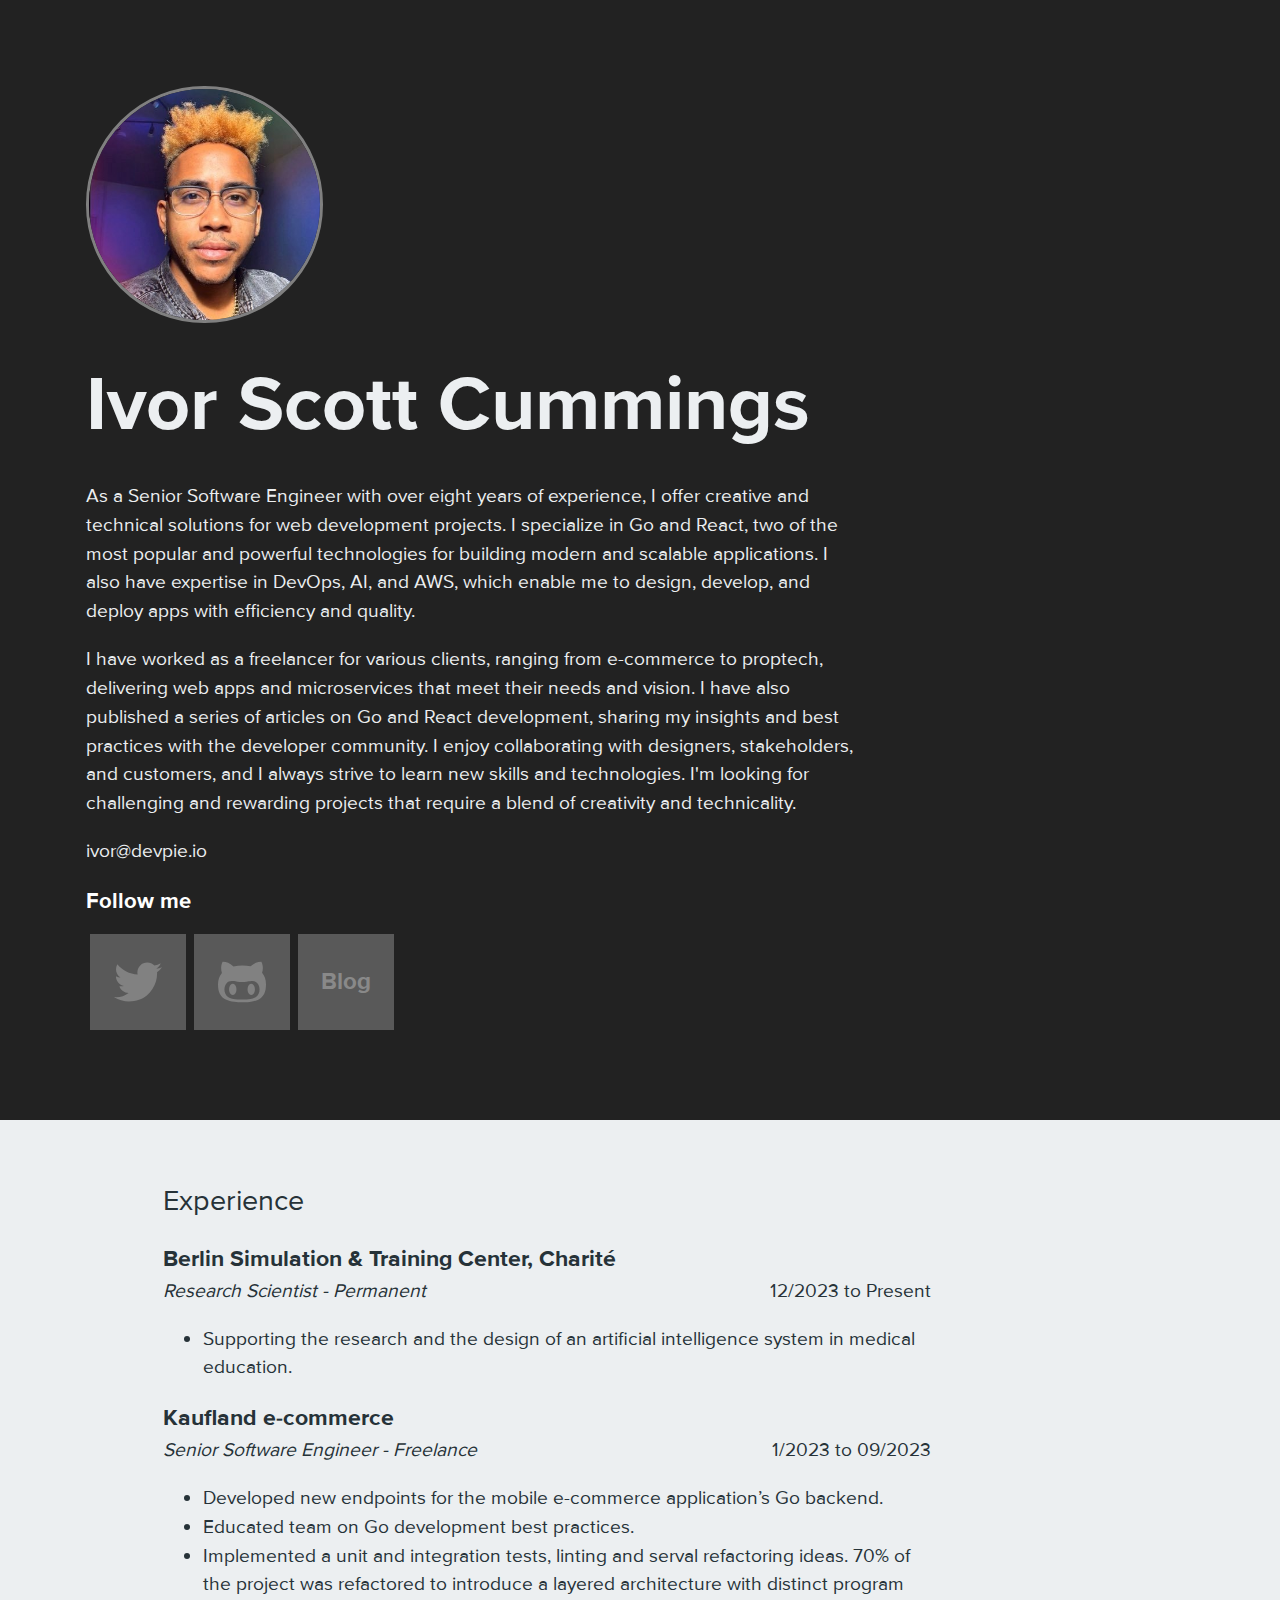
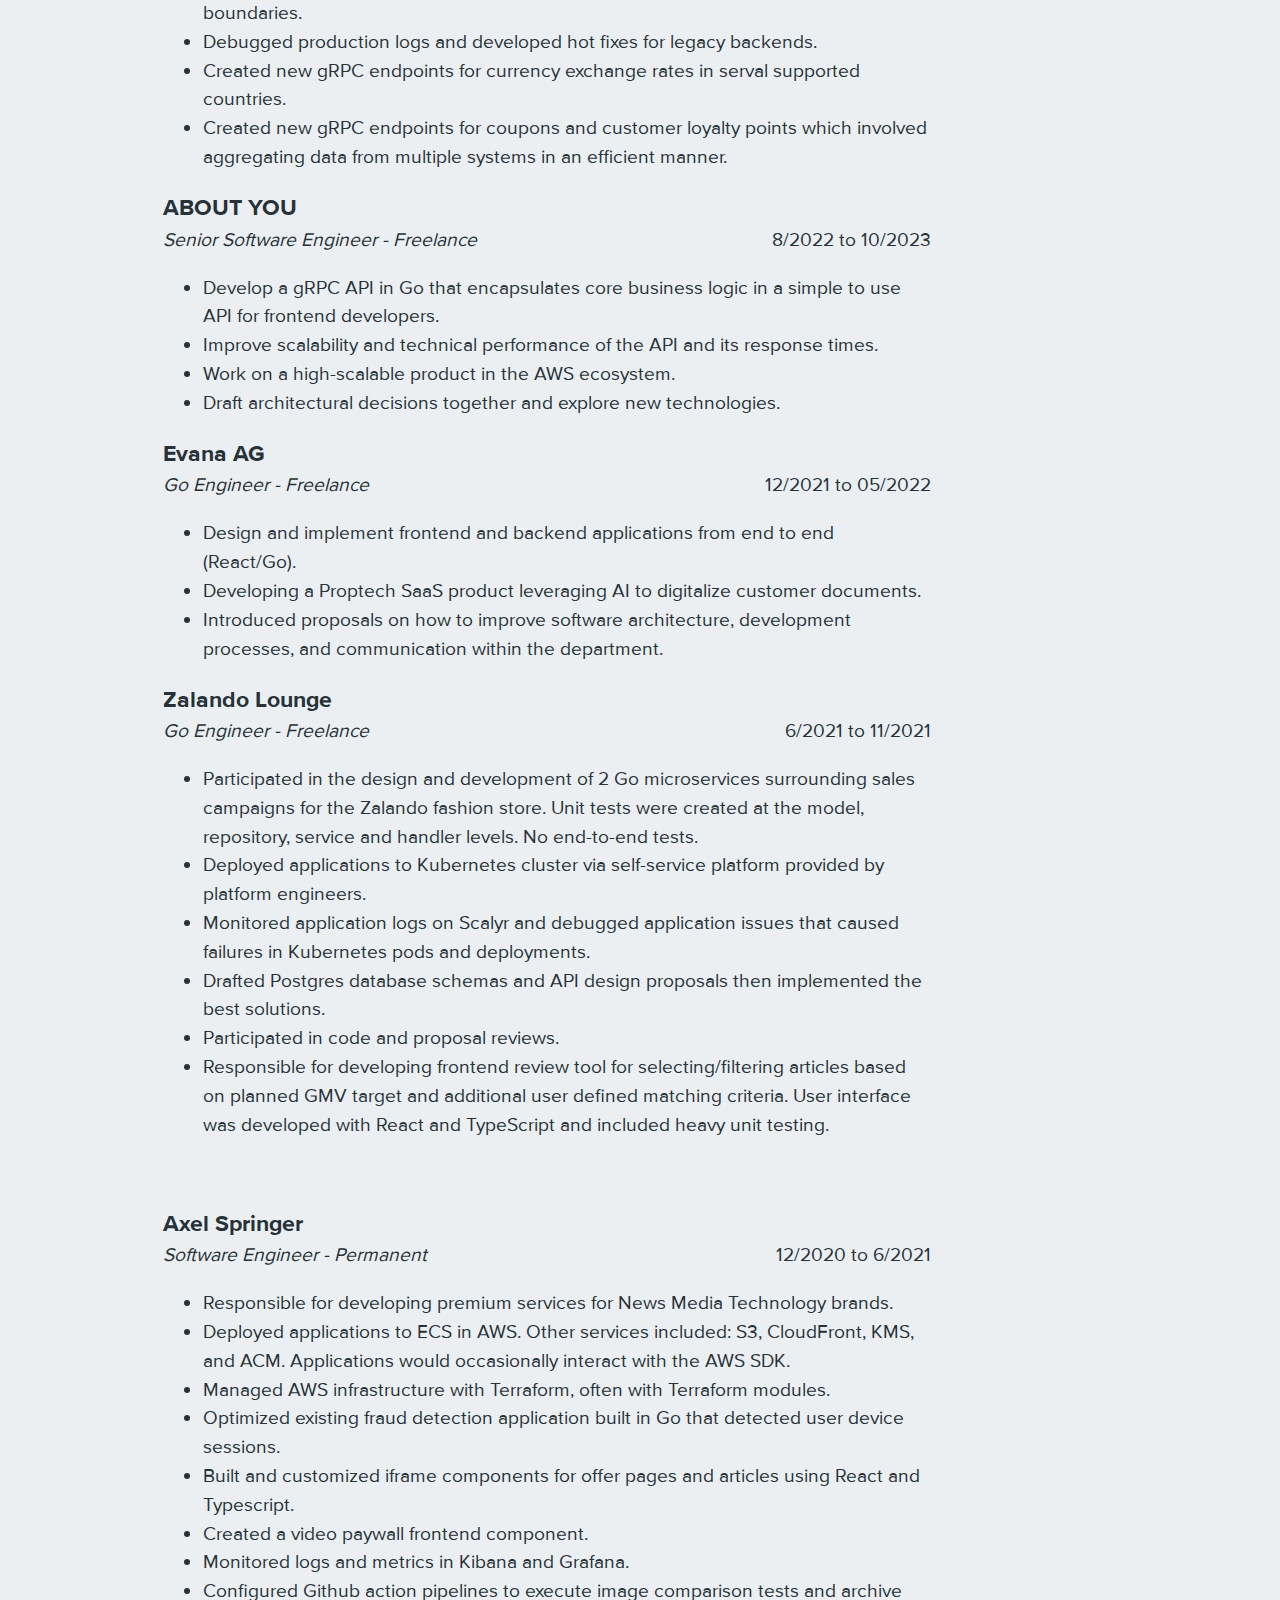
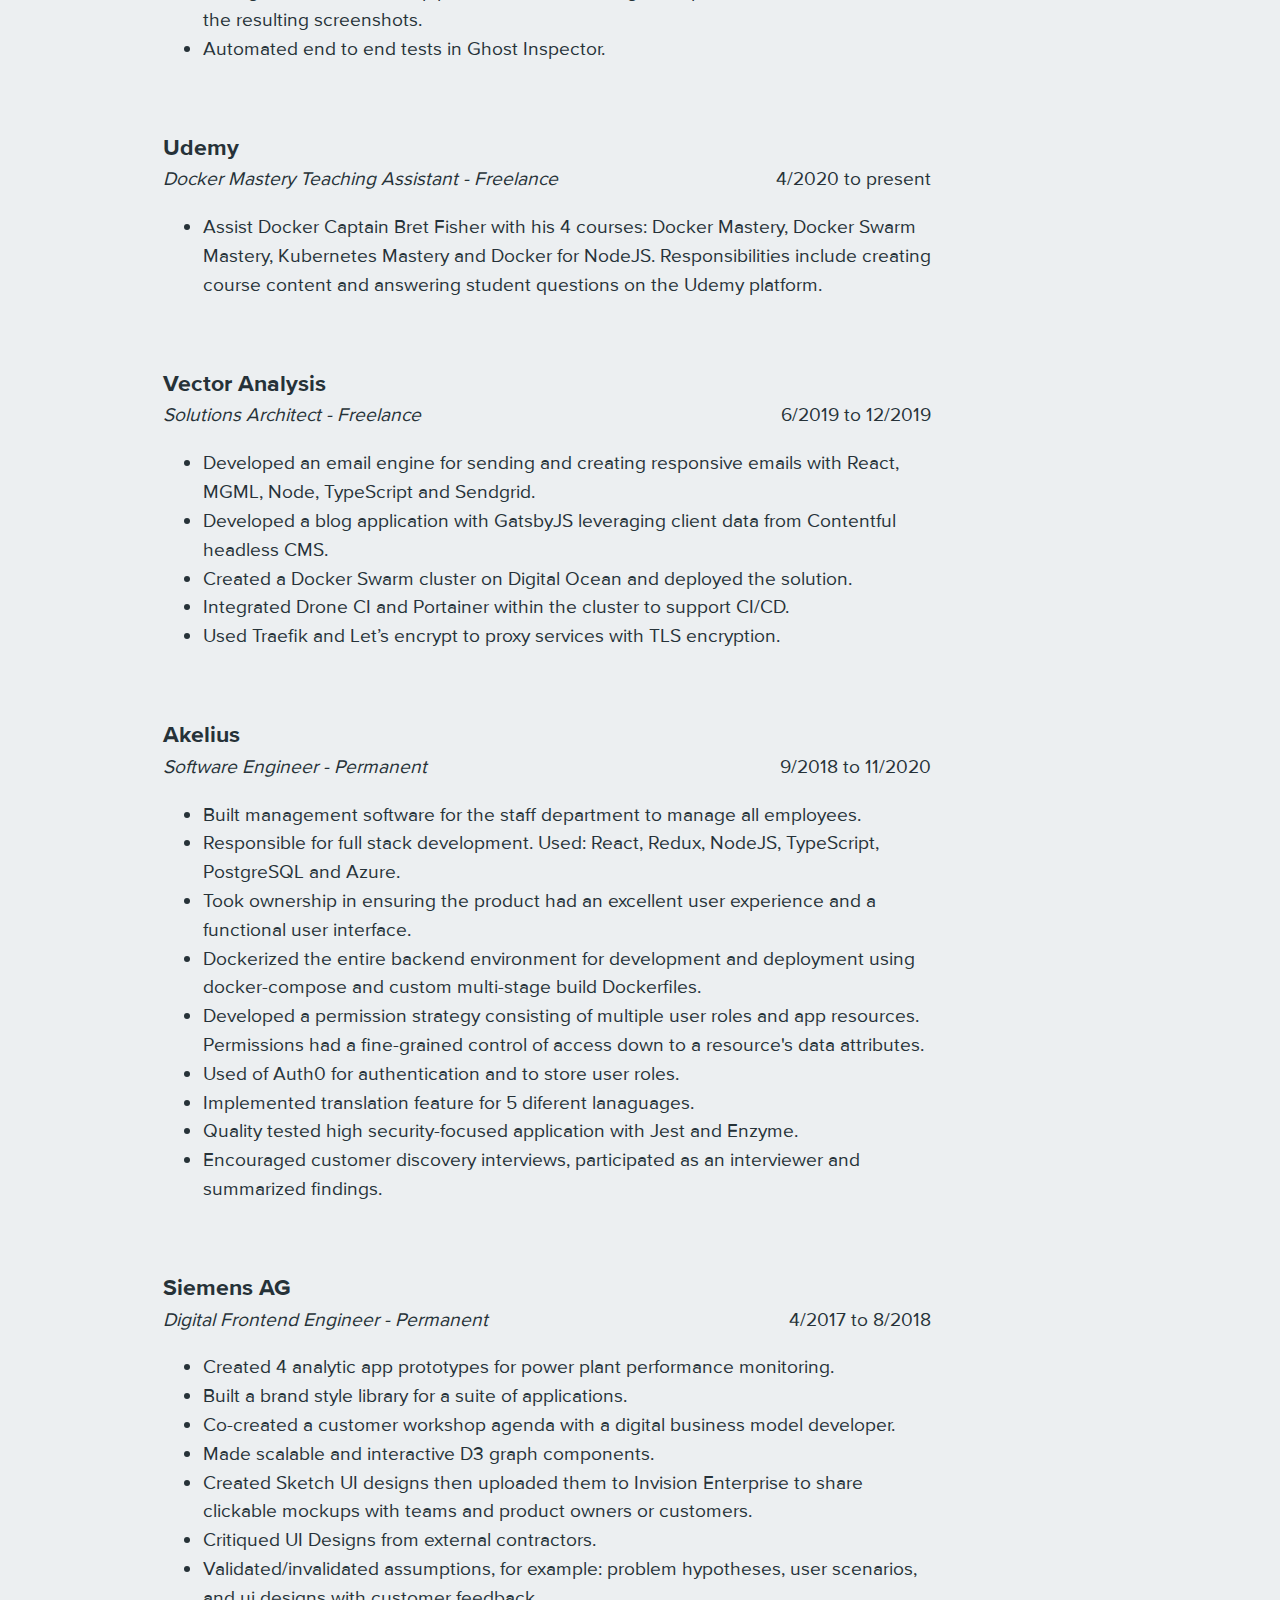
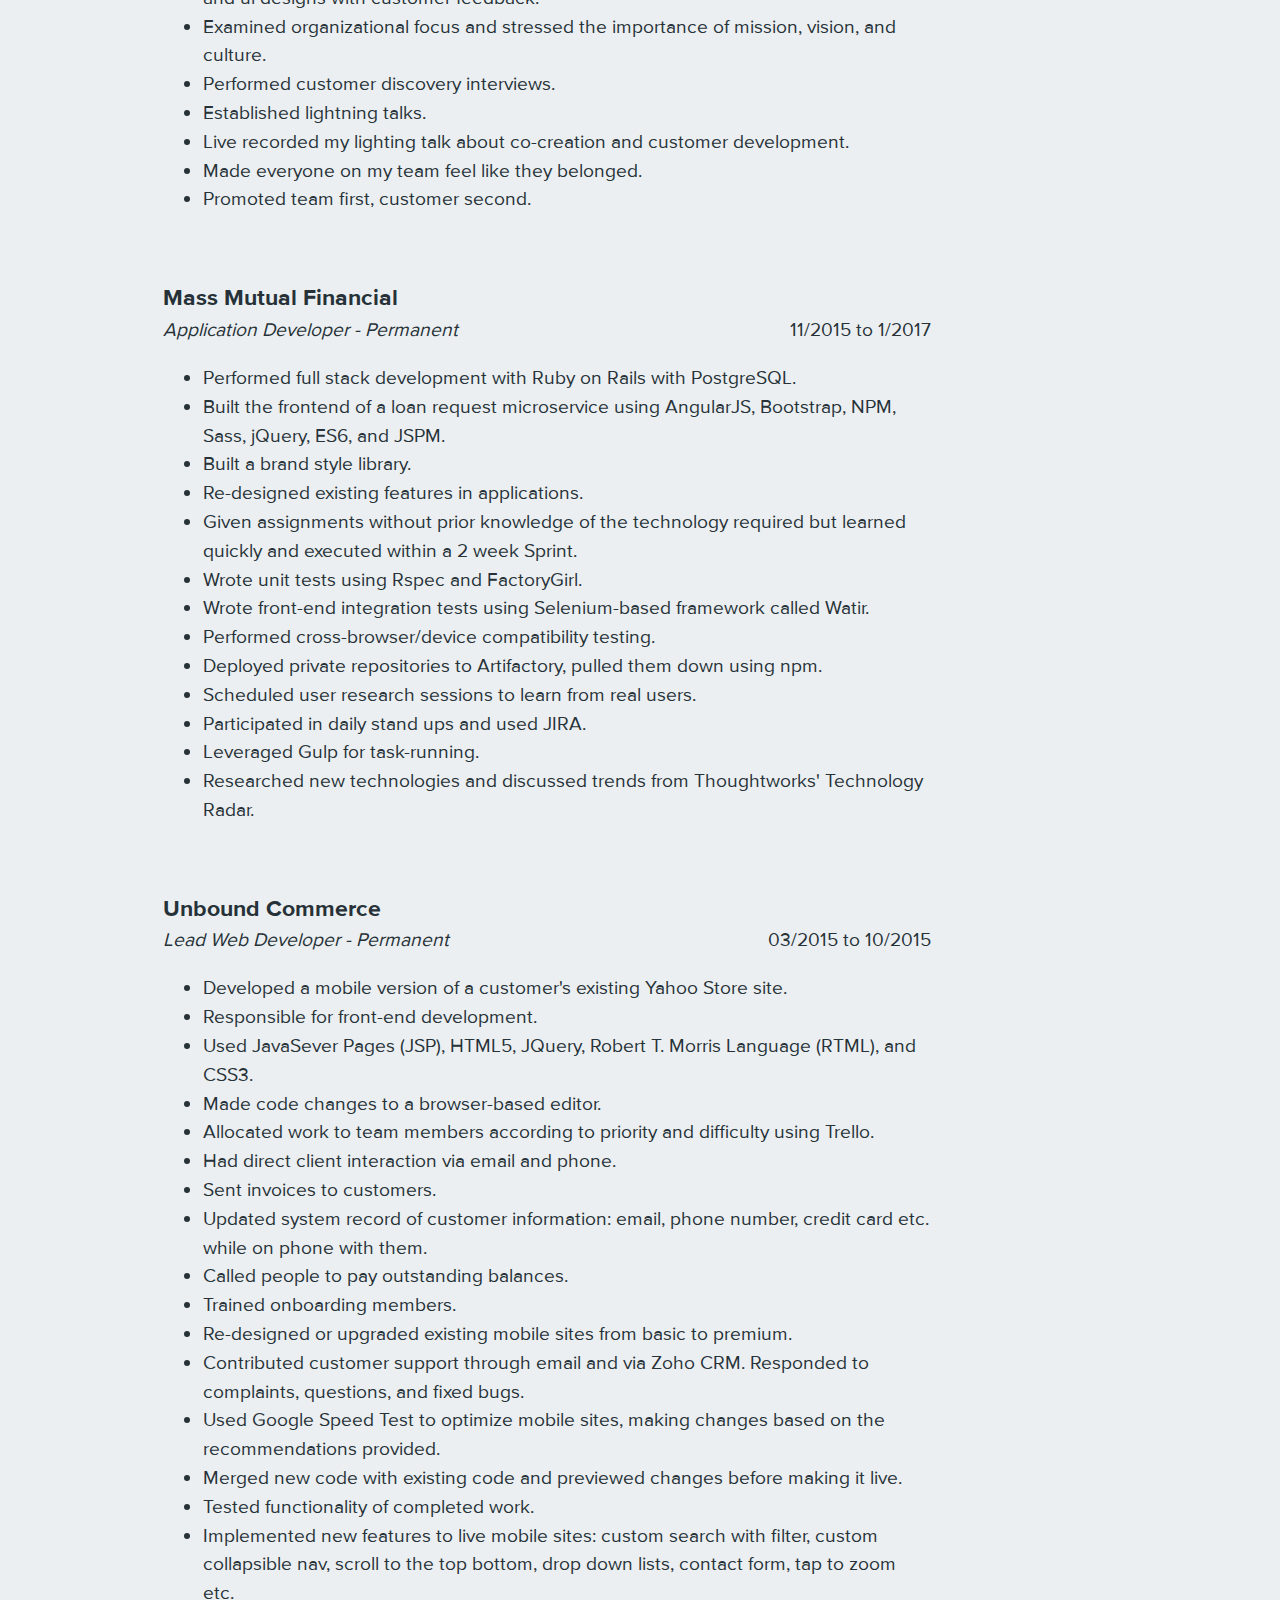
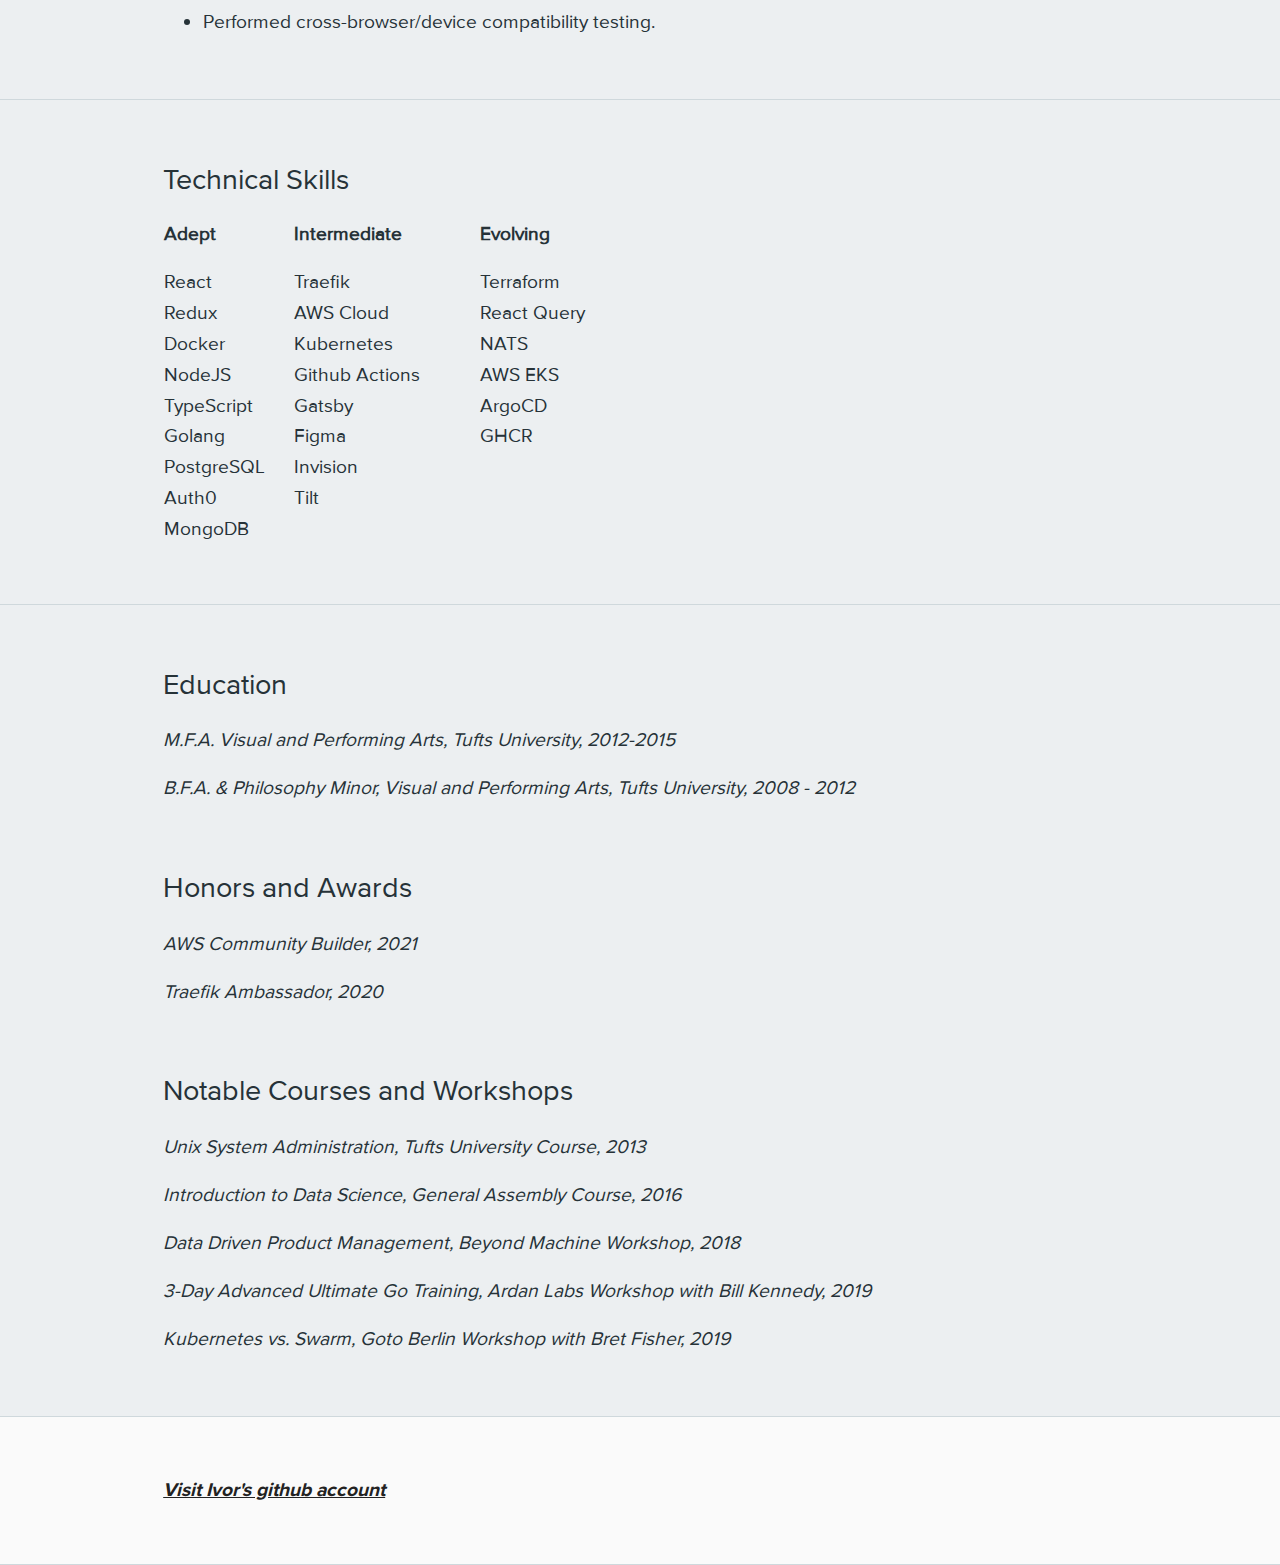
<file: index.html>
<!doctype html>
<html>
  <head>
    <meta charset="utf-8">
    <meta content="IE=edge,chrome=1" http-equiv="X-UA-Compatible">
    <meta name="viewport" content="width=device-width, initial-scale=1">
    <meta property='og:title' content='Hire Ivor Scott'/>
  <meta property='og:image' content='https://blog.ivorscott.com/photo.jpg'/>
  <meta property='og:description' content="I'm a freelance Software Engineer. I design, develop and deploy apps. It's essential to understand my client's needs and vision."/>
  <meta property='og:url' content='https://hire.ivorscott.com'/>
  <meta property='og:image:width' content='944' />
  <meta property='og:image:height' content='944' />
  <!-- TYPE BELOW IS PROBABLY: 'website' or 'article' or look on https://ogp.me/#types -->
  <meta property="og:type" content='website'/>
    <title>
      Hire Ivor Scott
    </title>

    <!-- Styles -->
    <link rel="icon" href="favicon-32x32.png" type="image/png" sizes="16x16">
    <link href="fonts/fonts.css" rel="stylesheet" type="text/css" />
    <link href="normalize.css" rel="stylesheet" type="text/css" />
    <link href="keyframes.css" rel="stylesheet" type="text/css" />
    <link href="layout.css" rel="stylesheet" type="text/css" />
    <link href="pageTransitions.css" rel="stylesheet" type="text/css" />
    <link rel="stylesheet" href="icon.css">
  </head>
  <body>
<div id="main" class="index m-scene">
<div class="m-landing-layout">
<div class="m-header scene_element scene_element--fadein"><img class="m-face" src="me.jpeg" alt="" />
<h1 class="m-type-display-1">Ivor Scott Cummings</h1>
<p>As a Senior Software Engineer with over eight years of experience, I offer creative and technical solutions for web development projects. I specialize in Go and React, two of the most popular and powerful technologies for building modern and scalable applications. I also have expertise in DevOps, AI, and AWS, which enable me to design, develop, and deploy apps with efficiency and quality.</p>

<p>I have worked as a freelancer for various clients, ranging from e-commerce to proptech, delivering web apps and microservices that meet their needs and vision. I have also published a series of articles on Go and React development, sharing my insights and best practices with the developer community. I enjoy collaborating with designers, stakeholders, and customers, and I always strive to learn new skills and technologies. I'm looking for challenging and rewarding projects that require a blend of creativity and technicality.
</p>

<p>ivor@devpie.io</p>
</p>
<div class="component">
  <h1 class="component__title">Follow me</h1>
  <div class="icon-list">
    <a class="icon icon-mono twitter" href="https://twitter.com/ivorsco77">twitter</a>
    <a class="icon icon-mono github" href="https://github.com/ivorscott">github</a>
    <a href="https://blog.ivorscott.com" class="icon icon-plain blog">
      <div>Blog</div>
    </a>
  </div>
</div>
</div>
<div class="m-page scene_element scene_element--fadeinup">
<!-- <div class="m-long-link">
    <a href="./detail.html">
      <div class="m-segment">
        <h2 class="m-type-heading-1">See Projects &rarr;</h2>
      </div>
    </a>
  </div> -->
<div class="m-segment">
<h2 class="m-type-heading-1">Experience</h2>
<div class="segment_content">
<p><strong>Berlin Simulation & Training Center, Charité</strong><br /> <em>Research Scientist - Permanent</em><span class="time">12/2023 to Present</span></p>
<ul>
<li>
Supporting the research and the design of an artificial intelligence system in medical education.
</li>
</ul>
</div>
<div class="segment_content">
<p><strong>Kaufland e-commerce</strong><br /> <em>Senior Software Engineer - Freelance</em><span class="time">1/2023 to 09/2023</span></p>
<ul>
<li>
Developed new endpoints for the mobile e-commerce application’s Go backend.
</li>

<li>
Educated team on Go development best practices.
</li>

<li>
Implemented a unit and integration tests, linting and serval refactoring ideas. 70% of the project was refactored to introduce a layered architecture with distinct program boundaries.
</li>

<li>
Debugged production logs and developed hot fixes for legacy backends.
</li>

<li>
Created new gRPC endpoints for currency exchange rates in serval supported countries.
</li>

<li>
Created new gRPC endpoints for coupons and customer loyalty points which involved aggregating data from multiple systems in an efficient manner.
</li>
</ul>
</div>
<div class="segment_content">
<p><strong>ABOUT YOU</strong><br /> <em>Senior Software Engineer - Freelance</em><span class="time">8/2022 to 10/2023</span></p>
<ul>
<li>
Develop a gRPC API in Go that encapsulates core business logic in a simple to use API for frontend developers.
</li>

<li>
Improve scalability and technical performance of the API and its response times.
</li>

<li>
Work on a high-scalable product in the AWS ecosystem.
</li>

<li>
Draft architectural decisions together and explore new technologies.
</li>
</ul>
</div>
<div class="segment_content">
<p><strong>Evana AG</strong><br /> <em>Go Engineer - Freelance</em><span class="time">12/2021 to 05/2022</span></p>
<ul>
<li>
Design and implement frontend and backend applications from end to end (React/Go).
</li>

<li>
Developing a Proptech SaaS product leveraging AI to digitalize customer documents.
</li>

<li>
Introduced proposals on how to improve software architecture, development processes, and communication within the department.
</li>
</ul>
</div>
<div class="segment_content">
<p><strong>Zalando Lounge</strong><br /> <em>Go Engineer - Freelance</em><span class="time">6/2021 to 11/2021</span></p>
<ul>
<li>Participated in the design and development of 2 Go microservices surrounding sales campaigns for the Zalando fashion store. Unit tests were created at the model, repository, service and handler levels. No end-to-end tests.</li>
<li>Deployed applications to Kubernetes cluster via self-service platform provided by platform engineers.</li>
<li>Monitored application logs on Scalyr and debugged application issues that caused failures in Kubernetes pods and deployments.</li>
<li>Drafted Postgres database schemas and API design proposals then implemented the best solutions.</li>
<li>Participated in code and proposal reviews.</li>
<li>Responsible for developing frontend review tool for selecting/filtering articles based on planned GMV target and additional user defined matching criteria. User interface was developed with React and TypeScript and included heavy unit testing.</li>
</ul>
<br />
<p><strong>Axel Springer</strong><br /> <em>Software Engineer - Permanent</em><span class="time">12/2020 to 6/2021</span></p>
<ul>
<li>Responsible for developing premium services for News Media Technology brands.</li>
<li>Deployed applications to ECS in AWS. Other services included: S3, CloudFront, KMS, and ACM. Applications would occasionally interact with the AWS SDK.</li>

<li>Managed AWS infrastructure with Terraform, often with Terraform modules.</li>

<li>Optimized existing fraud detection application built in Go that detected user device sessions.</li>

<li>Built and customized iframe components for offer pages and articles using React and Typescript.</li>

<li>Created a video paywall frontend component.</li>

<li>Monitored logs and metrics in Kibana and Grafana.</li>

<li>Configured Github action pipelines to execute image comparison tests and archive the resulting screenshots.</li>

<li>Automated end to end tests in Ghost Inspector.</li>
</ul>
<br />
<p><strong>Udemy</strong><br /> <em>Docker Mastery Teaching Assistant - Freelance</em><span class="time">4/2020 to present</span></p>
<ul>
<li>Assist Docker Captain Bret Fisher with his 4 courses: Docker Mastery, Docker Swarm Mastery, Kubernetes Mastery and Docker for NodeJS. Responsibilities include creating course content and answering student questions on the Udemy platform.</li>
</ul>
<br />
<p><strong>Vector Analysis</strong><br /> <em>Solutions Architect - Freelance</em><span class="time">6/2019 to 12/2019</span></p>
<ul>
<li>Developed an email engine for sending and creating responsive emails with React, MGML, Node, TypeScript and Sendgrid.</li>
<li>Developed a blog application with GatsbyJS leveraging client data from Contentful headless CMS.</li>
<li>Created a Docker Swarm cluster on Digital Ocean and deployed the solution.</li>
<li>Integrated Drone CI and Portainer within the cluster to support CI/CD.</li>
<li>Used Traefik and Let’s encrypt to proxy services with TLS encryption.</li>
</ul>
<br />
<p><strong>Akelius</strong><br /> <em>Software Engineer - Permanent</em><span class="time">9/2018 to 11/2020</span></p>
<ul>
<li>Built management software for the staff department to manage all employees.</li>
<li>Responsible for full stack development. Used: React, Redux, NodeJS, TypeScript, PostgreSQL and Azure.</li>
</li>
<li>Took ownership in ensuring the product had an excellent user experience and a functional user interface.</li>
<li>Dockerized the entire backend environment for development and deployment using docker-compose and custom multi-stage build Dockerfiles.</li>
<li>Developed a permission strategy consisting of multiple user roles and app resources. Permissions had a fine-grained control of access down to a resource's data attributes.</li>
<li>Used of Auth0 for authentication and to store user roles.</li>
<li>Implemented translation feature for 5 diferent lanaguages.</li>
<li>Quality tested high security-focused application with Jest and Enzyme.</li>
<li>Encouraged customer discovery interviews, participated as an interviewer and summarized findings.</li>
</ul>
<br />
<p><strong>Siemens AG</strong><br /> <em>Digital Frontend Engineer - Permanent</em><span class="time">4/2017 to 8/2018</span></p>
<ul>
<li>Created 4 analytic app prototypes for power plant performance monitoring.</li>
<li>Built a brand style library for a suite of applications.</li>
<li>Co-created a customer workshop agenda with a digital business model developer.</li>
<li>Made scalable and interactive D3 graph components.</li>
<li>Created Sketch UI designs then uploaded them to Invision Enterprise to share clickable mockups with teams and product owners or customers.</li>
<li>Critiqued UI Designs from external contractors.</li>
<li>Validated/invalidated assumptions, for example: problem hypotheses, user scenarios, and ui designs with customer feedback.</li>
<li>Examined organizational focus and stressed the importance of mission, vision, and culture.</li>
<li>Performed customer discovery interviews.</li>
<li>Established lightning talks.</li>
<li>Live recorded my lighting talk about co-creation and customer development.</li>
<li>Made everyone on my team feel like they belonged.</li>
<li>Promoted team first, customer second.</li>
</ul>
</div>
<br />
<div class="segment_content">
<p><strong>Mass Mutual Financial</strong><br /> <em>Application Developer - Permanent</em> <span class="time">11/2015 to 1/2017</span></p>
<ul>
<li>Performed full stack development with Ruby on Rails with PostgreSQL.</li>
<li>Built the frontend of a loan request microservice using AngularJS, Bootstrap, NPM, Sass, jQuery, ES6, and JSPM.</li>
<li>Built a brand style library.</li>
<li>Re-designed existing features in applications.</li>
<li>Given assignments without prior knowledge of the technology required but learned quickly and executed within a 2 week Sprint.</li>
<li>Wrote unit tests using Rspec and FactoryGirl.</li>
<li>Wrote front-end integration tests using Selenium-based framework called Watir.</li>
<li>Performed cross-browser/device compatibility testing.</li>
<li>Deployed private repositories to Artifactory, pulled them down using npm.</li>
<li>Scheduled user research sessions to learn from real users.</li>
<li>Participated in daily stand ups and used JIRA.</li>
<li>Leveraged Gulp for task-running.</li>
<li>Researched new technologies and discussed trends from Thoughtworks' Technology Radar.</li>
</ul>
</div>
<br />
<div class="segment_content">
<p><strong>Unbound Commerce</strong><br /> <em>Lead Web Developer - Permanent</em> <span class="time">03/2015 to 10/2015</span></p>
<ul>
<li>Developed a mobile version of a customer's existing Yahoo Store site.</li>
<li>Responsible for front-end development.</li>
<li>Used JavaSever Pages (JSP), HTML5, JQuery, Robert T. Morris Language (RTML), and CSS3.</li>
<li>Made code changes to a browser-based editor.</li>
<li>Allocated work to team members according to priority and difficulty using Trello.</li>
<li>Had direct client interaction via email and phone.</li>
<li>Sent invoices to customers.</li>
<li>Updated system record of customer information: email, phone number, credit card etc. while on phone with them.</li>
<li>Called people to pay outstanding balances.</li>
<li>Trained onboarding members.</li>
<li>Re-designed or upgraded existing mobile sites from basic to premium.</li>
<li>Contributed customer support through email and via Zoho CRM. Responded to complaints, questions, and fixed bugs.</li>
<li>Used Google Speed Test to optimize mobile sites, making changes based on the recommendations provided.</li>
<li>Merged new code with existing code and previewed changes before making it live.</li>
<li>Tested functionality of completed work.</li>
<li>Implemented new features to live mobile sites: custom search with filter, custom collapsible nav, scroll to the top bottom, drop down lists, contact form, tap to zoom etc.</li>
<li>Performed cross-browser/device compatibility testing.</li>
</ul>
</div>
</div>
<div class="m-segment">
<h2 class="m-type-heading-1">Technical Skills</h2>
<div class="segment_content">
<table>
<tbody>
<tr><th>Adept</th><th>Intermediate</th><th>Evolving</th></tr>
<tr>
<td>React</td>
<td>Traefik</td>
<td>Terraform</td>
</tr>
<tr>
<td>Redux</td>
<td>AWS Cloud</td>
<td>React Query</td>
</tr>
<tr>
<td>Docker</td>
<td>Kubernetes</td>
<td>NATS</td>
</tr>
<tr>
<td>NodeJS</td>
<td>Github Actions</td>
<td>AWS EKS</td>
</tr>
<tr>
<td>TypeScript</td>
<td>Gatsby</td>
<td>ArgoCD</td>
</tr>
<tr>
<td>Golang</td>
<td>Figma</td>
<td>GHCR</td>
</tr>
<tr>
<td>PostgreSQL</td>
<td>Invision</td>
</tr>
<tr>
<td>Auth0</td>
<td>Tilt</td>
</tr>
<tr>
<td>MongoDB</td>
</tr>
</tbody>
</table>
</div>
</div>
<div class="m-segment">
<h2 class="m-type-heading-1">Education</h2>
<div class="segment_content">
<p><em>M.F.A. Visual and Performing Arts, Tufts University, 2012-2015</em></p>
<p><em>B.F.A. &amp; Philosophy Minor, Visual and Performing Arts, Tufts University, 2008 - 2012</em></p>
<br />
<h2 class="m-type-heading-1">Honors and Awards</h2>
<p><em>AWS Community Builder, 2021</em></p>
<p><em>Traefik Ambassador, 2020</em></p>
<br />
<h2 class="m-type-heading-1">Notable Courses and Workshops</h2>
<p><em>Unix System Administration, Tufts University Course, 2013</em></p>
<p><em>Introduction to Data Science, General Assembly Course, 2016</em></p>
<p><em>Data Driven Product Management, Beyond Machine Workshop, 2018</em></p>
<p><em>3-Day Advanced Ultimate Go Training, Ardan Labs Workshop with Bill Kennedy, 2019</em></p>
<p><em>Kubernetes vs. Swarm, Goto Berlin Workshop with Bret Fisher, 2019</em></p>
</div>
</div>
<div class="m-highlight m-segment">
<div class="segment_content"><a class="tech" href="https://github.com/ivorscott">Visit Ivor's github account</a></div>
</div>
</div>
</div>
</div>
<!-- Scripts -->
<script src="jquery.js"></script>
<script src="jquery.smoothState.js"></script>
<script src="functions.js"></script>
<script>// <![CDATA[
(function(i,s,o,g,r,a,m){i['GoogleAnalyticsObject']=r;i[r]=i[r]||function(){
  (i[r].q=i[r].q||[]).push(arguments)},i[r].l=1*new Date();a=s.createElement(o),
  m=s.getElementsByTagName(o)[0];a.async=1;a.src=g;m.parentNode.insertBefore(a,m)
  })(window,document,'script','https://www.google-analytics.com/analytics.js','ga');

  ga('create', 'UA-86960938-1', 'auto');
  ga('send', 'pageview');
// ]]></script>
</body>
</html>
</file>
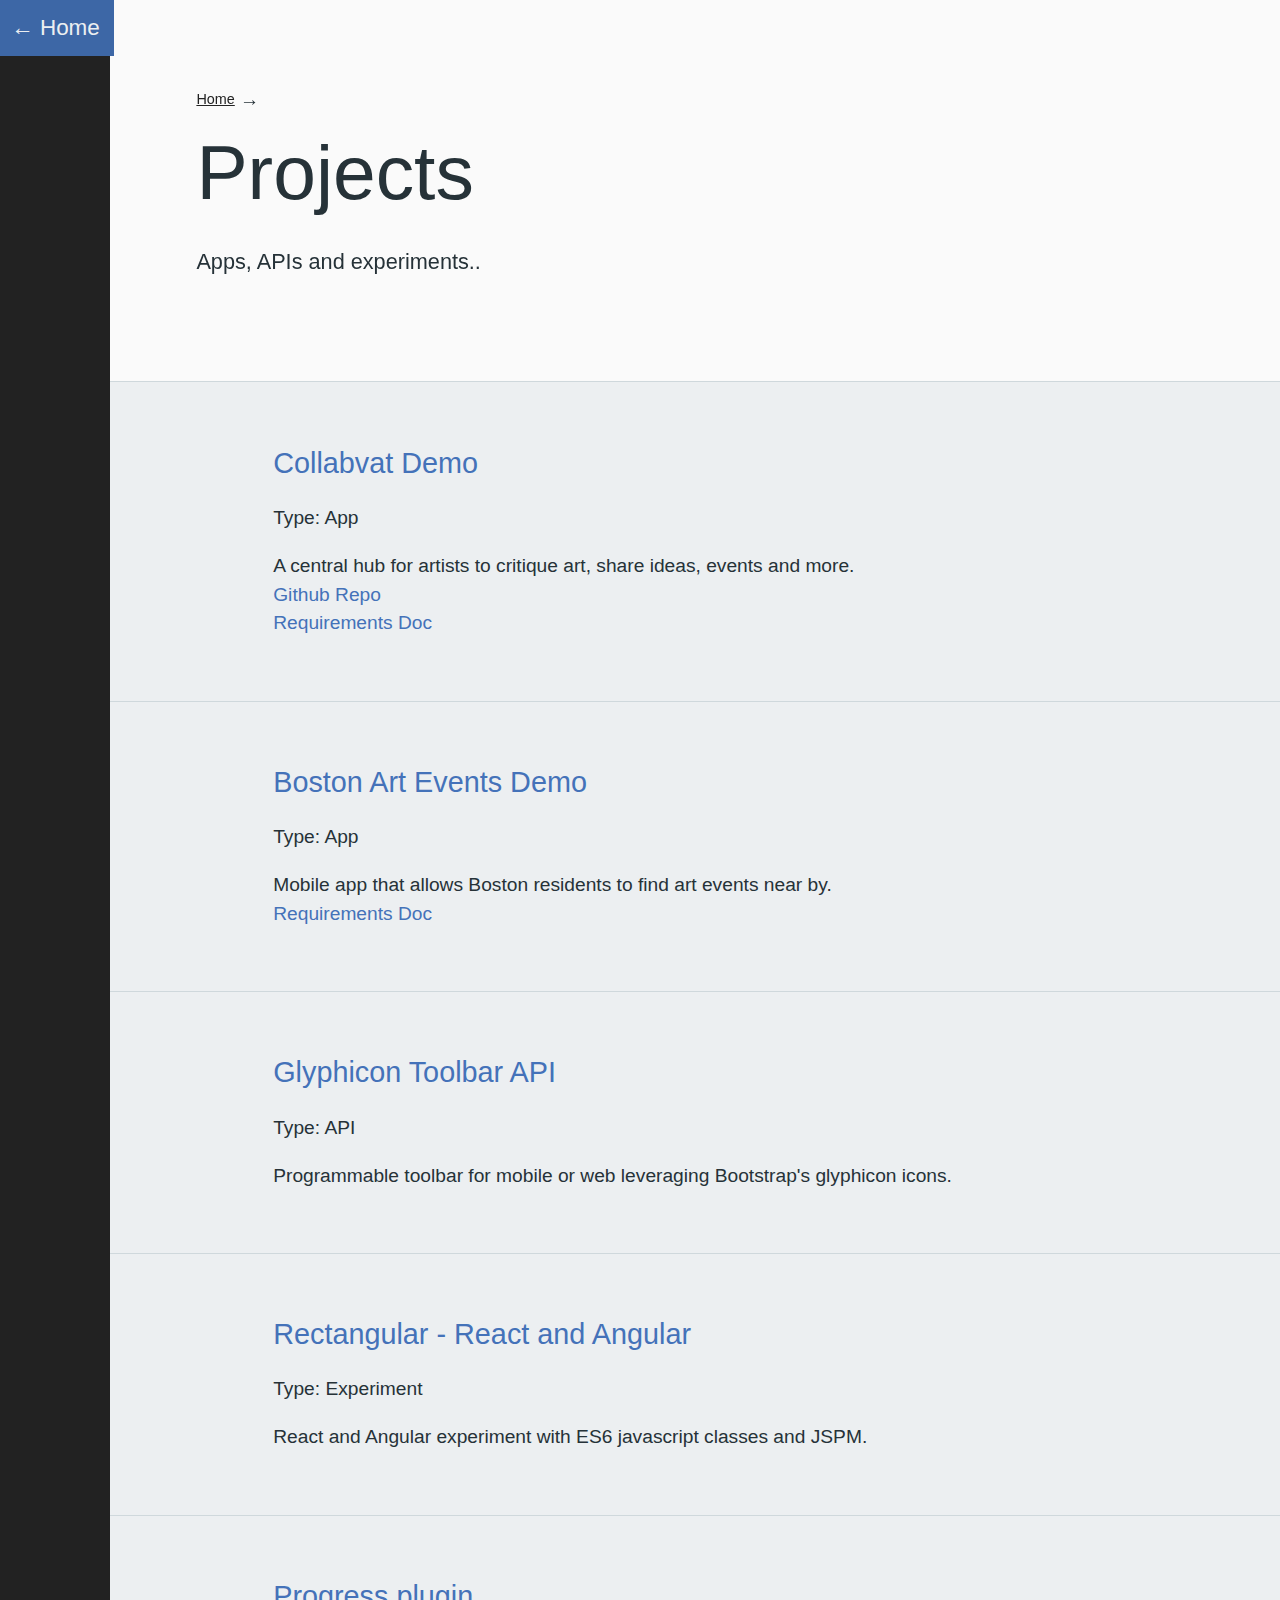
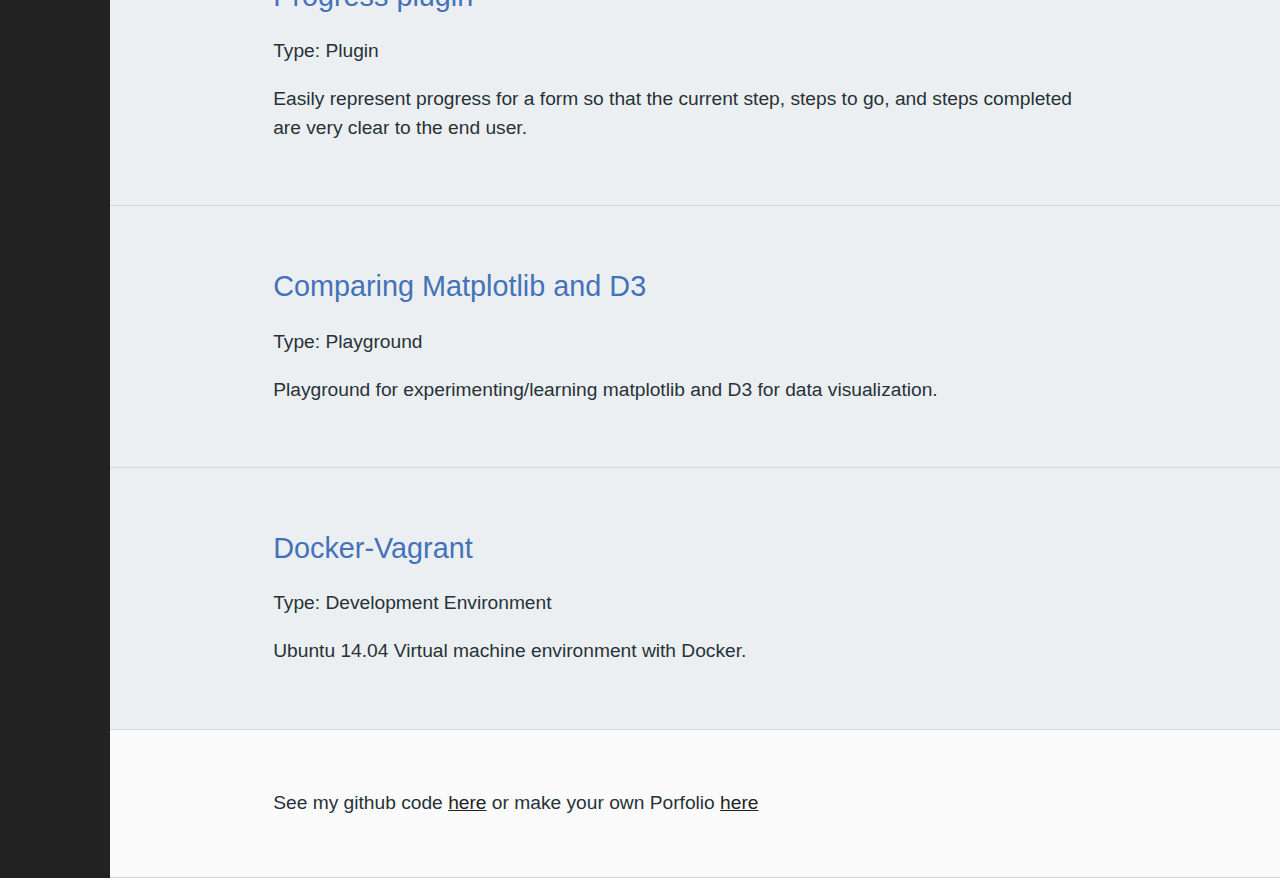
<file: detail.html>
<!doctype html>
<html>
  <head>
    <meta charset="utf-8">
    <meta content="IE=edge,chrome=1" http-equiv="X-UA-Compatible">
    <meta name="viewport" content="width=device-width, initial-scale=1">
    <title>
      ivorscott | portfolio
    </title>

    <!-- Styles -->
    <link href='http://fonts.googleapis.com/css?family=Open+Sans:400,800' rel='stylesheet' type='text/css'>
    <link href="normalize.css" rel="stylesheet" type="text/css" />
    <link href="keyframes.css" rel="stylesheet" type="text/css" />
    <link href="layout.css" rel="stylesheet" type="text/css" />
    <link href="pageTransitions.css" rel="stylesheet" type="text/css" />
  </head>
  <body>
    <div class="detail m-scene" id="main">
      <div class="m-detail-layout">
        <div class="m-aside scene_element scene_element--fadein">
          <h3 class="aside_title">
            <a href="index.html" class="m-button">
            <span class="txt">← Home</span>
            </a>
          </h3>
        </div>
        <div class="m-right-panel m-page scene_element scene_element--fadeinup scene_element--fadeinright-wide">
          <div class="right-panel_top m-highlight">
            <div class="m-header">
              <div class="m-breadcrumb" itemprop="breadcrumb">
                <a class="breadcrumb_link" href="./index.html">Home</a> →
                <h1 class="m-type-display-1">
                  Projects
                </h1>
              </div>
              <p class="m-type-sub-heading-1">
                Apps, APIs and experiments..
              </p>
            </div>
          </div>
          <div class="m-segment">
            <div class="segment_content">
              <h2 class="m-type-heading-1">
                <a href="http://collabvat.co">Collabvat Demo</a>
              </h2>
              <p>Type: App</p>
              <p class="description">
                A central hub for artists to critique art, share ideas, events and more.<br>
                <a href="https://github.com/ivorscott/collabvat/">Github Repo</a><br>
                <a href="https://docs.google.com/document/d/1Ckl59U7LSX2dlPDxujrjHEP3dOsh1ufzaP7DbiLC2IE/">Requirements Doc</a>
              </p>
            </div>
          </div>
          <div class="m-segment">
            <div class="segment_content">
              <h2 class="m-type-heading-1">
                <a href="https://invis.io/C88LA5FNW">Boston Art Events Demo</a>
              </h2>
              <p>Type: App</p>
              <p class="description">
                Mobile app that allows Boston residents to find art events near by.<br>
                <a href="https://docs.google.com/document/d/14VObFrOpX6kaO3ZpyQE5E5ZfTW09RxlUeUZ7TIiY_ds/edit?usp=sharing">Requirements Doc</a>
              </p>
            </div>
          </div>
          <div class="m-segment">
            <div class="segment_content">
              <h2 class="m-type-heading-1">
                <a href="https://github.com/ivorscott/Glyphicon-Toolbar-Api">Glyphicon Toolbar API</a>
              </h2>
              <p>Type: API</p>
              <p class="description">
                Programmable toolbar for mobile or web leveraging Bootstrap's glyphicon icons.
              </p>
            </div>
          </div>
          <div class="m-segment">
            <div class="segment_content">
              <h2 class="m-type-heading-1">
                <a href="https://github.com/ivorscott/rectangular">Rectangular - React and Angular</a>
              </h2>
              <p>Type: Experiment</p>
              <p class="description">
                React and Angular experiment with ES6 javascript classes and JSPM.
              </p>
            </div>
          </div>
          <div class="m-segment">
            <div class="segment_content">
              <h2 class="m-type-heading-1">
                <a href="https://github.com/ivorscott/f-progress">Progress plugin</a>
              </h2>
              <p>Type: Plugin</p>
              <p class="description">
                Easily represent progress for a form so that the current step,
                steps to go, and steps completed are very clear to the end user.
              </p>
            </div>
          </div>
          <div class="m-segment">
            <div class="segment_content">
              <h2 class="m-type-heading-1">
                <a href="https://github.com/ivorscott/d3-matplotlib-playground">Comparing Matplotlib and D3</a>
              </h2>
              <p>Type: Playground</p>
              <p class="description">
                Playground for experimenting/learning matplotlib and D3 for data visualization.
              </p>
            </div>
          </div>
          <div class="m-segment">
            <div class="segment_content">
              <h2 class="m-type-heading-1">
                <a href="https://github.com/ivorscott/docker-vagrant">Docker-Vagrant</a>
              </h2>
              <p>Type: Development Environment</p>
              <p class="description">
                Ubuntu 14.04 Virtual machine environment with Docker.
              </p>
            </div>
          </div>
          <div class="m-highlight m-segment">
            <div id="footer" class="segment_content">
              See my github code <a href="https://github.com/ivorscott">here</a> or make your own Porfolio <a href="https://github.com/ivorscott/portfolio">here</a>
            </div>
          </div>
        </div>
      </div>
    </div>

    <!-- Scripts -->
    <script src="jquery.js"></script>
    <script src="jquery.smoothState.js"></script>
    <script src="functions.js"></script>
  </body>
</html>
</file>
<file: fonts/fonts.css>
@font-face {
  font-family: "ProximaNova-Regular";
  src: url("./ProximaNovaRegular/font.woff2") format("woff2"),
    url("./ProximaNovaRegular/font.woff") format("woff");
}

@font-face {
  font-family: "ProximaNova-Bold";
  src: url("./ProximaNovaBold/font.woff2") format("woff2"),
    url("./ProximaNovaBold/font.woff") format("woff");
}
</file>
<file: layout.css>
body {
  font-size: 0.75em;
  background-color: #222;
  font-family: "ProximaNova-Regular", sans-serif;
  color: #eceff1;
  line-height: 1.5;
}
h1 {
  font-family: "ProximaNova-Bold", sans-serif;
}

th {
  text-align: left;
  padding-right: 4em;
  padding-bottom: 1em;
}

@media screen and (min-width: 500px) {
  body {
    font-size: 1.2em;
  }
}
a {
  color: #4472b9;
  text-decoration: none;
  transition: color 0.15s ease-in;
}
a:hover {
  color: #3d67a6;
}
a:active,
a:focus {
  color: #222;
}
a:visited {
  color: #673ab7;
}

code {
  font-weight: bold;
}

.m-face {
  width: 30%;
  border-radius: 50%;
  border: 3px solid #808080;
}

.m-type-display-1 {
  font-size: 2em;
  font-weight: 300;
  margin: 16px 0;
}

@media screen and (min-width: 768px) {
  .m-type-display-1 {
    font-size: 4em;
  }
  .m-face {
    border: 3px solid #808080;
  }
}

.m-type-sub-heading-1 {
  font-size: 1.13em;
  font-weight: 400;
  margin: 16px 0;
}

.m-type-heading-1 {
  font-size: 1.5em;
  font-weight: 400;
  margin: 16px 0;
}

.m-lorem {
  background-color: #eceff1;
  display: inline;
}

.m-code {
  display: block;
  margin: 1.5em 0;
  padding: 1em;
  border-bottom: 1px solid #cfd8dc;
}

.m-header {
  position: relative;
  padding: 4.25em 2.25em 2em;
  max-width: 40em;
}
.m-header .header_actions {
  margin: 1.25em 0 0;
}
.m-header .header_link {
  margin-right: 1.25em;
  margin-top: 4px;
}
.m-header .header_intro {
  color: #737373;
}

@media screen and (min-width: 1024px) {
  .m-header {
    padding: 4.5em;
  }
}
.m-button {
  display: block;
  padding: 0.5em;
  overflow: hidden;
  background-color: #4472b9;
  min-width: 92px;
  box-model: border-box;
}
.m-button .txt {
  color: #eceff1;
  transition: background-color 0.15s ease-in;
}
.m-button:hover {
  background-color: #3d67a6;
}

.m-page {
  background-color: #eceff1;
  color: #263238;
}

.m-page--alt {
  background-color: #fff;
  color: #e18728;
}

.m-segment {
  padding: 1em 2.25em;
  border-bottom: 1px solid #cfd8dc;
}
.m-segment .segment_content {
  margin: 16px 0;
  max-width: 40em;
}
.m-segment .segment_description {
  margin: 16px 0;
}

@media screen and (min-width: 1024px) {
  .m-segment {
    padding: 2.25em 8.5em;
  }
}
.m-detail-layout .m-aside .aside_title {
  margin: 0;
  font-weight: normal;
}

@media screen and (min-width: 768px) {
  .m-detail-layout {
    padding-left: 110px;
  }
  .m-detail-layout .m-aside {
    position: absolute;
    left: 0;
    width: 110px;
  }
  .m-detail-layout .m-aside .aside_title {
    position: fixed;
  }
  .m-detail-layout .m-aside .m-button {
    display: block;
  }
}
.m-right-panel .m-header,
.m-right-panel .m-segment .segment_content {
  max-width: 43em;
}
.m-right-panel .right-panel_top {
  border-bottom: 1px solid #cfd8dc;
}
.m-breadcrumb .breadcrumb_link {
  position: relative;
  top: -2px;
  font-size: 0.75em;
}
.m-breadcrumb .m-type-display-1 {
  margin-top: 0;
}
.m-highlight {
  background-color: #fafafa;
}
.m-highlight a {
  color: #222;
  text-decoration: underline;
}s
.m-long-link {
  background-color: #4472b9;
}
.m-long-link:hover {
  background-color: #3d67a6;
}
.m-long-link a {
  color: #ffffff;
}
.tech {
  font-family: ProximaNova-Bold;
  font-style: italic;
}
.time {
  float: right;
}
strong {
   font-family: ProximaNova-Bold;
   font-size: 1.2em;
}
</file>
<file: pageTransitions.css>
/* @mixin respond-to
------------------------------------------------------------------- */
.m-scene .scene_element {
  -webkit-animation-duration: 0.25s;
  animation-duration: 0.25s;
  -webkit-transition-timing-function: ease-in;
  transition-timing-function: ease-in;
  -webkit-animation-fill-mode: both;
  animation-fill-mode: both; }
.m-scene .scene_element--fadein {
  -webkit-animation-name: fadeIn;
  animation-name: fadeIn; }
.m-scene .scene_element--fadeinup {
  -webkit-animation-name: fadeInUp;
  animation-name: fadeInUp; }
.m-scene .scene_element--fadeinright {
  -webkit-animation-name: fadeInRight;
  animation-name: fadeInRight; }
.m-scene .scene_element--delayed {
  -webkit-animation-delay: 0.25s;
  animation-delay: 0.25s; }
.m-scene.is-exiting .scene_element {
  -webkit-animation-direction: alternate-reverse;
  animation-direction: alternate-reverse; }
.m-scene.is-exiting .scene_element--delayed {
  -webkit-animation-delay: 0s;
  animation-delay: 0s; }
.m-scene.is-exiting .scene_element--noexiting {
  -webkit-animation-direction: alternate-reverse;
  animation-direction: alternate-reverse; }

@media screen and (min-width: 768px) {
  .m-scene .scene_element--fadeinright-wide {
    -webkit-animation-name: fadeInRight;
    animation-name: fadeInRight; } }

.is-loading,
.is-loading a {
  cursor: progress;
}
</file>
<file: icon.css>
/* =============================================================================
  COMPONENT
============================================================================= */

.component__title {
  margin-bottom: 12px;
  color: #fff;
  font-size: 22px;
  font-weight: 700;
}

/* =============================================================================
  ICONS - COMMON
============================================================================= */
/**
 * Icon common styles.
 *
 * Set it to block or inline block, whichever suits your needs. Overflow set to
 * hidden for precautions, and make sure to set the font size to 0 and the text
 * indent to -9999px. This allows us to actually include text in the markup
 * which will be good for screen readers and accessibility purposes.
 */
.icon {
  display: inline-block;
  vertical-align: top;
  overflow: hidden;
  margin: 4px;
  width: 96px;
  height: 96px;
  font-size: 0;
  text-indent: -9999px;
}

/* =============================================================================
  ICONS - DEMO 1
============================================================================= */
/**
 * "icon-mono" class name used to indicate monochrome-type icon. Use whatever
 * class name you want, but make sure to change it up in the markup.
 *
 * Example HTML:
 *
 * <a href="#" class="icon icon-mono facebook">facebook</a>
 * <a href="#" class="icon icon-mono twitter">twitter</a>
 * ...
 */
.icon-mono {
  background: url("img/icons1.png");
  background-image: url("img/icons1.svg"), none;
  background-color: #595959;
  -webkit-transition: background 0.3s;
  transition: background 0.3s;
}

.icon-list {
  display: flex;
  justify-content: flex-start;
  align-items: center;
}

.icon-plain {
  background-color: #595959;
}

/* facebook */
.icon-mono.facebook {
  background-position: 0 0;
}

.icon-mono.facebook:hover {
  background-color: #3b5998;
  background-position: 0 -96px;
}

/* twitter */
.icon-mono.twitter {
  background-position: -96px 0;
}

.icon-mono.twitter:hover {
  background-color: #4099ff;
  background-position: -96px -96px;
}

/* github */
.icon-mono.github {
  background-position: -288px 0;
}

.icon-mono.github:hover {
  background-color: #00ea00;
  background-position: -288px -96px;
}

/* github */
.icon-plain.blog {
    color: #898989;
    text-indent: 0px;
    font-size: 24px;
    display: flex;
    justify-content: center;
    align-items: center;
    font-family: 'ProximaNova-Bold';
}

.icon-plain.blog:hover {
  color: #fff;
  background-color: #ea009c;
}
</file>
